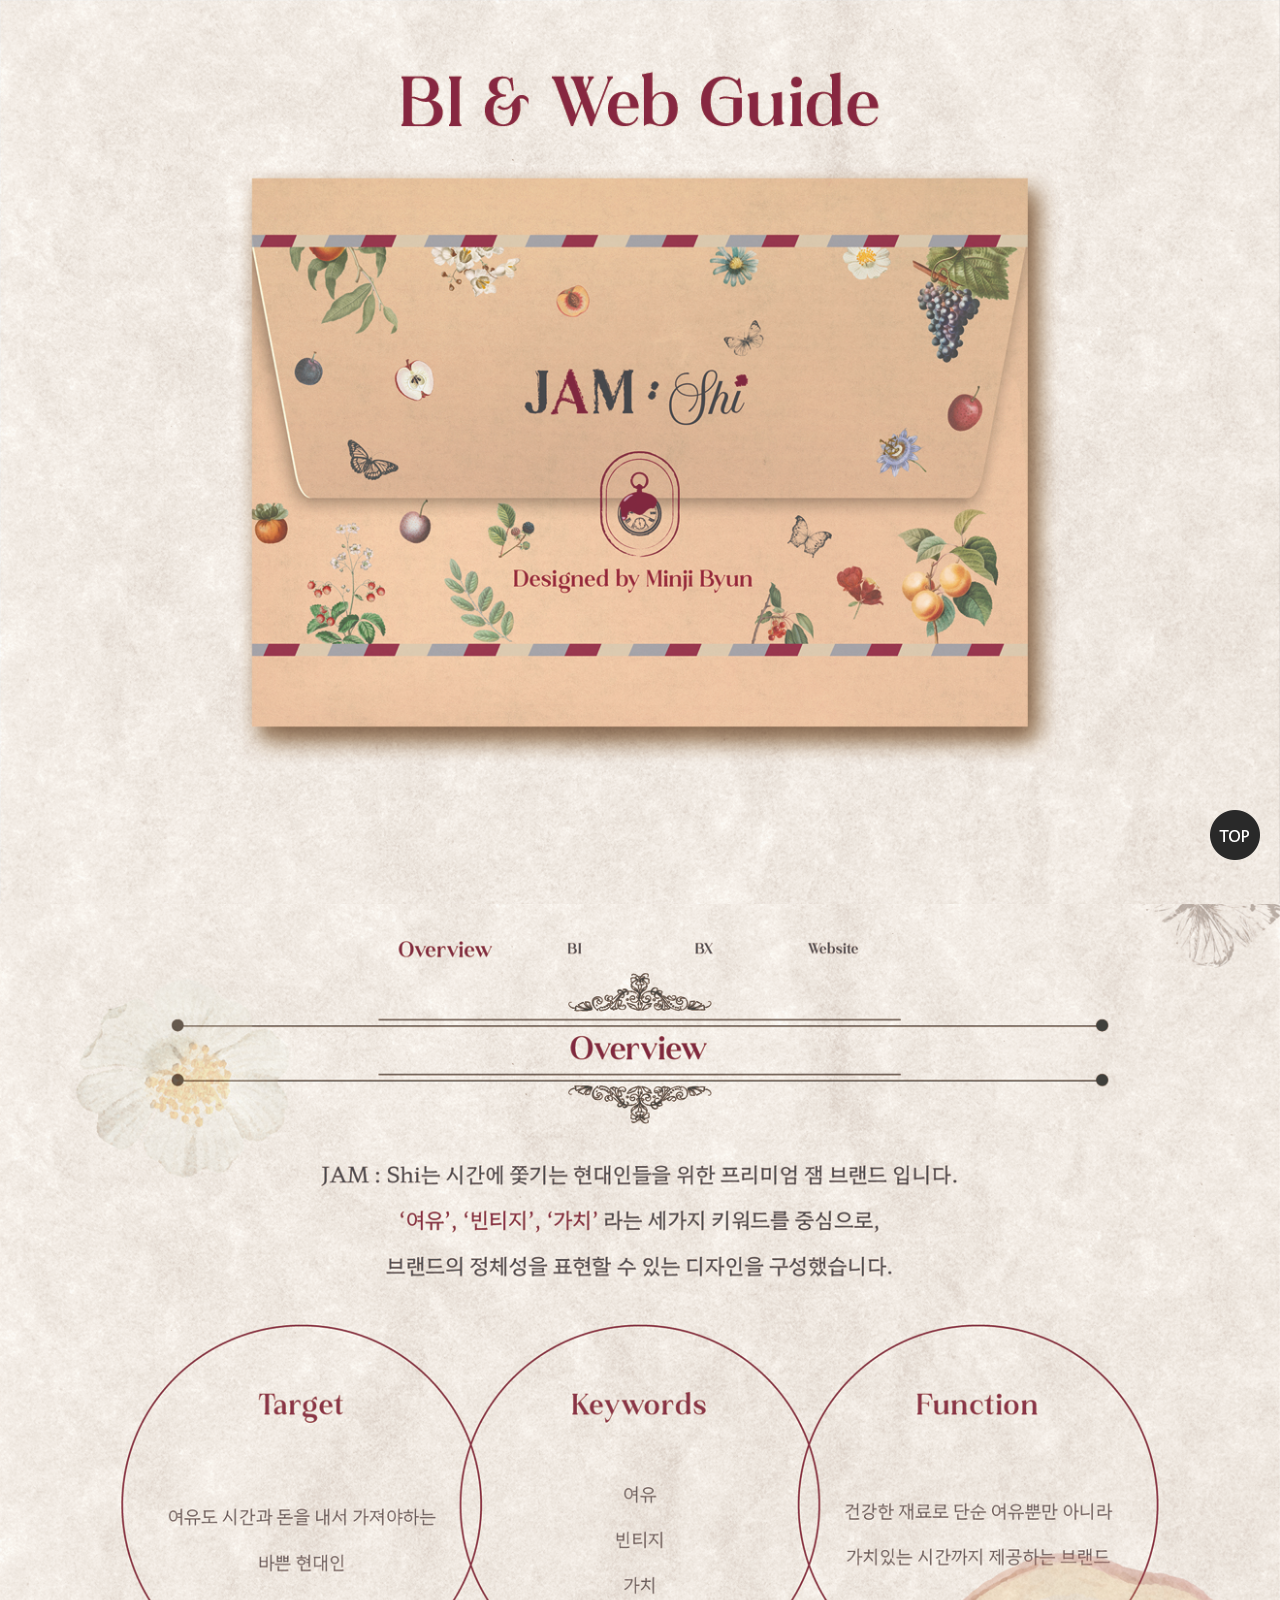
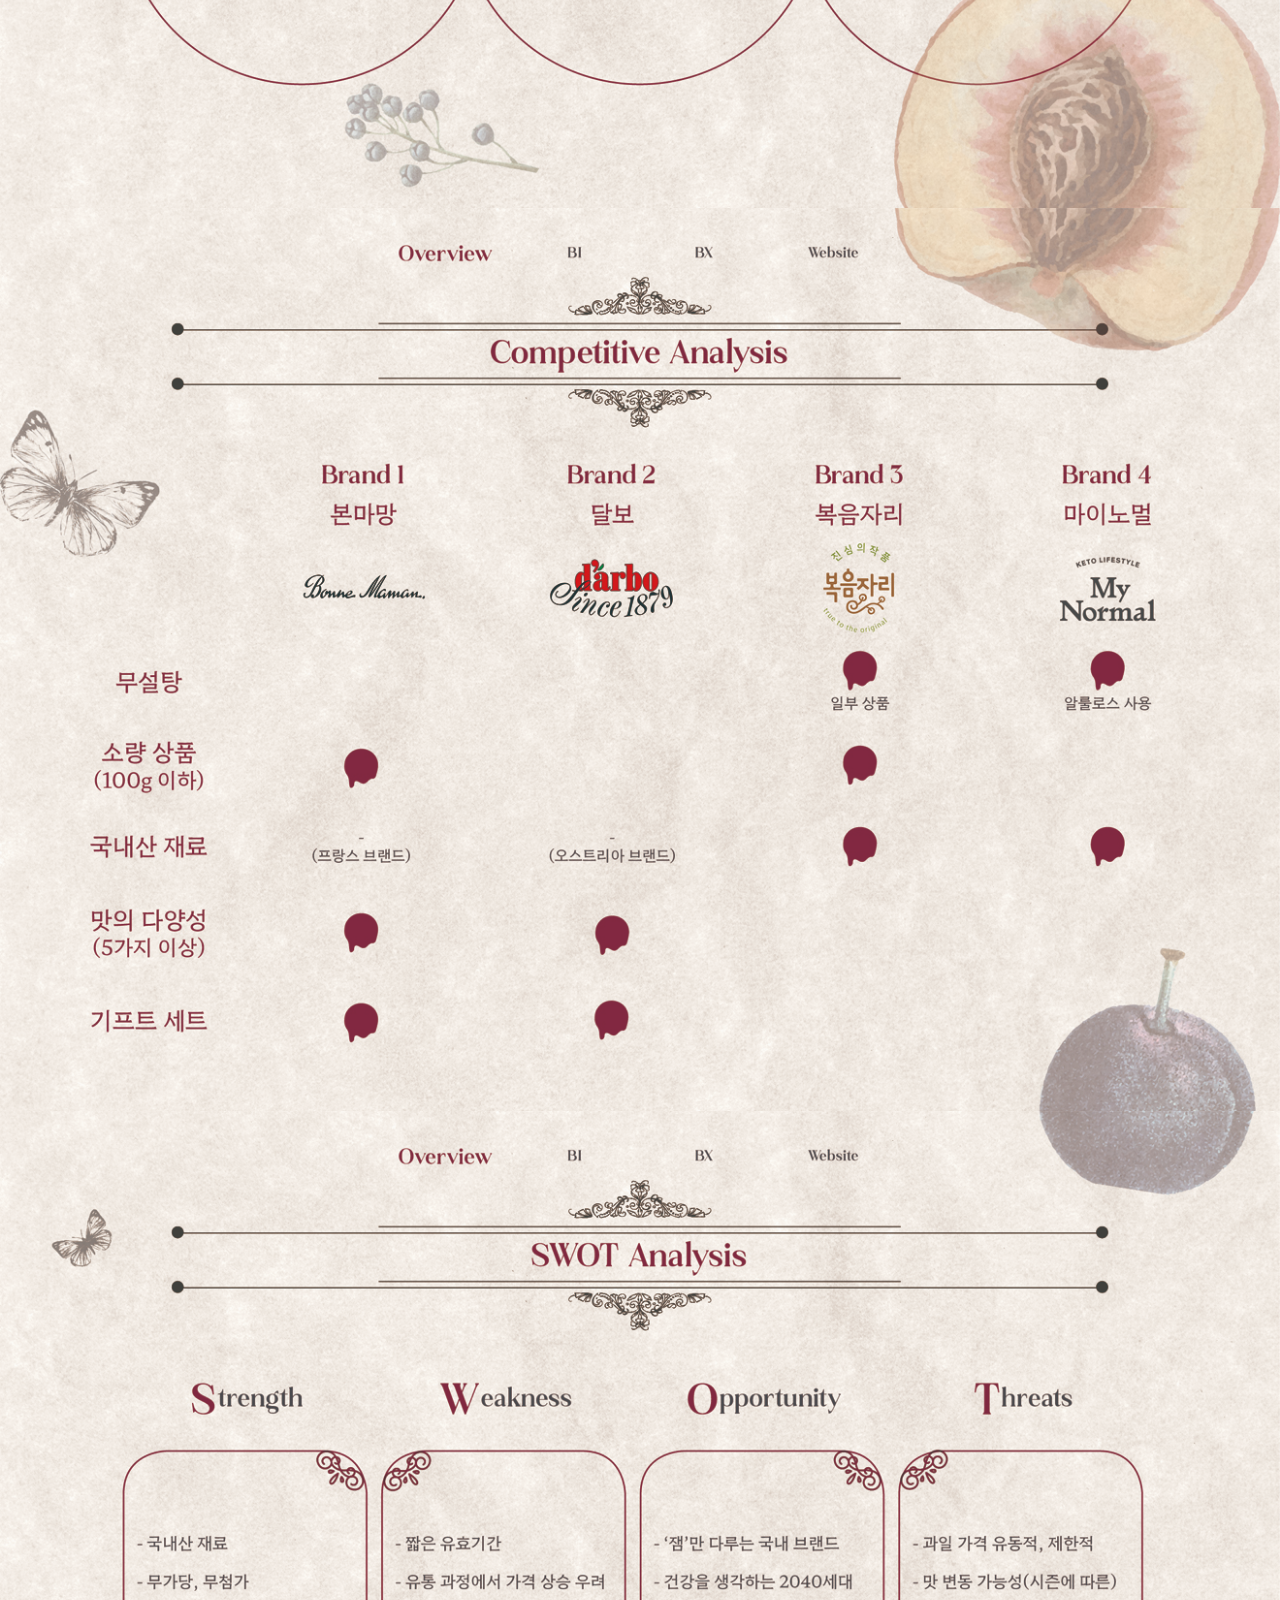
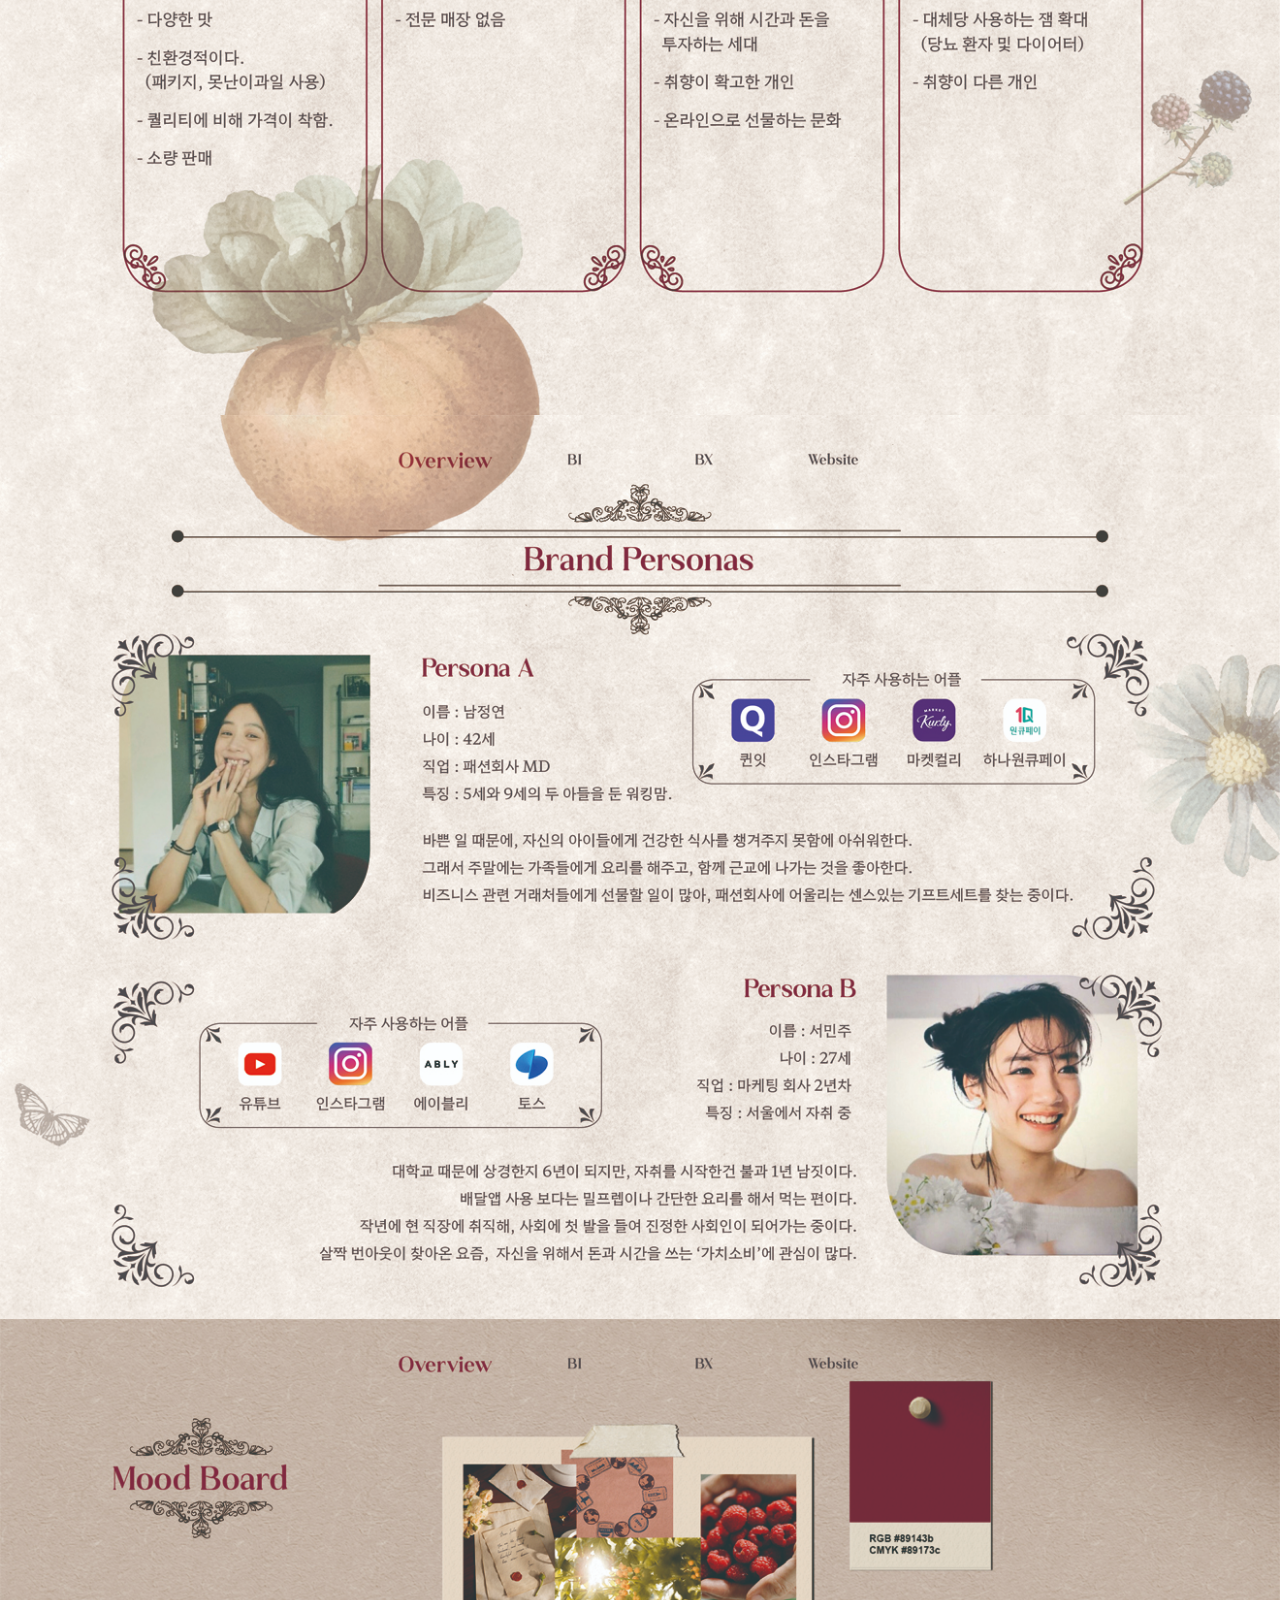
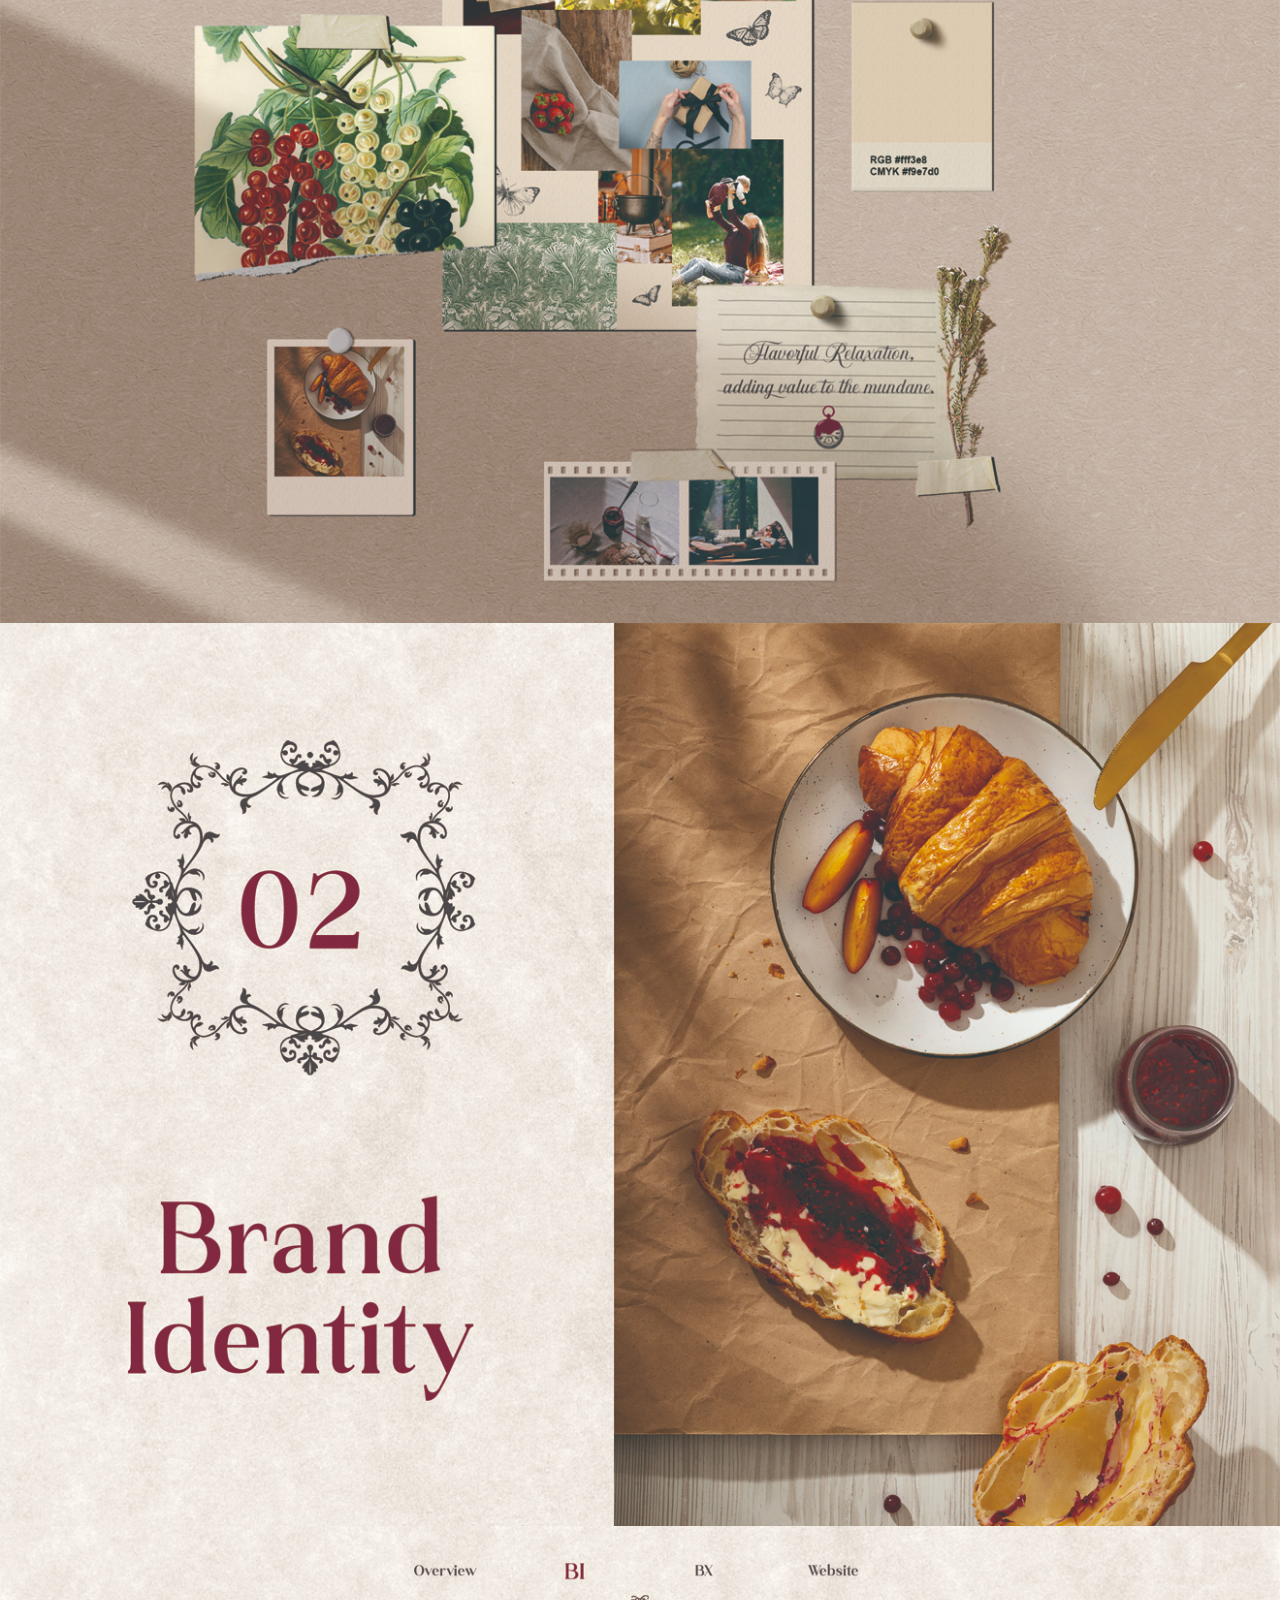
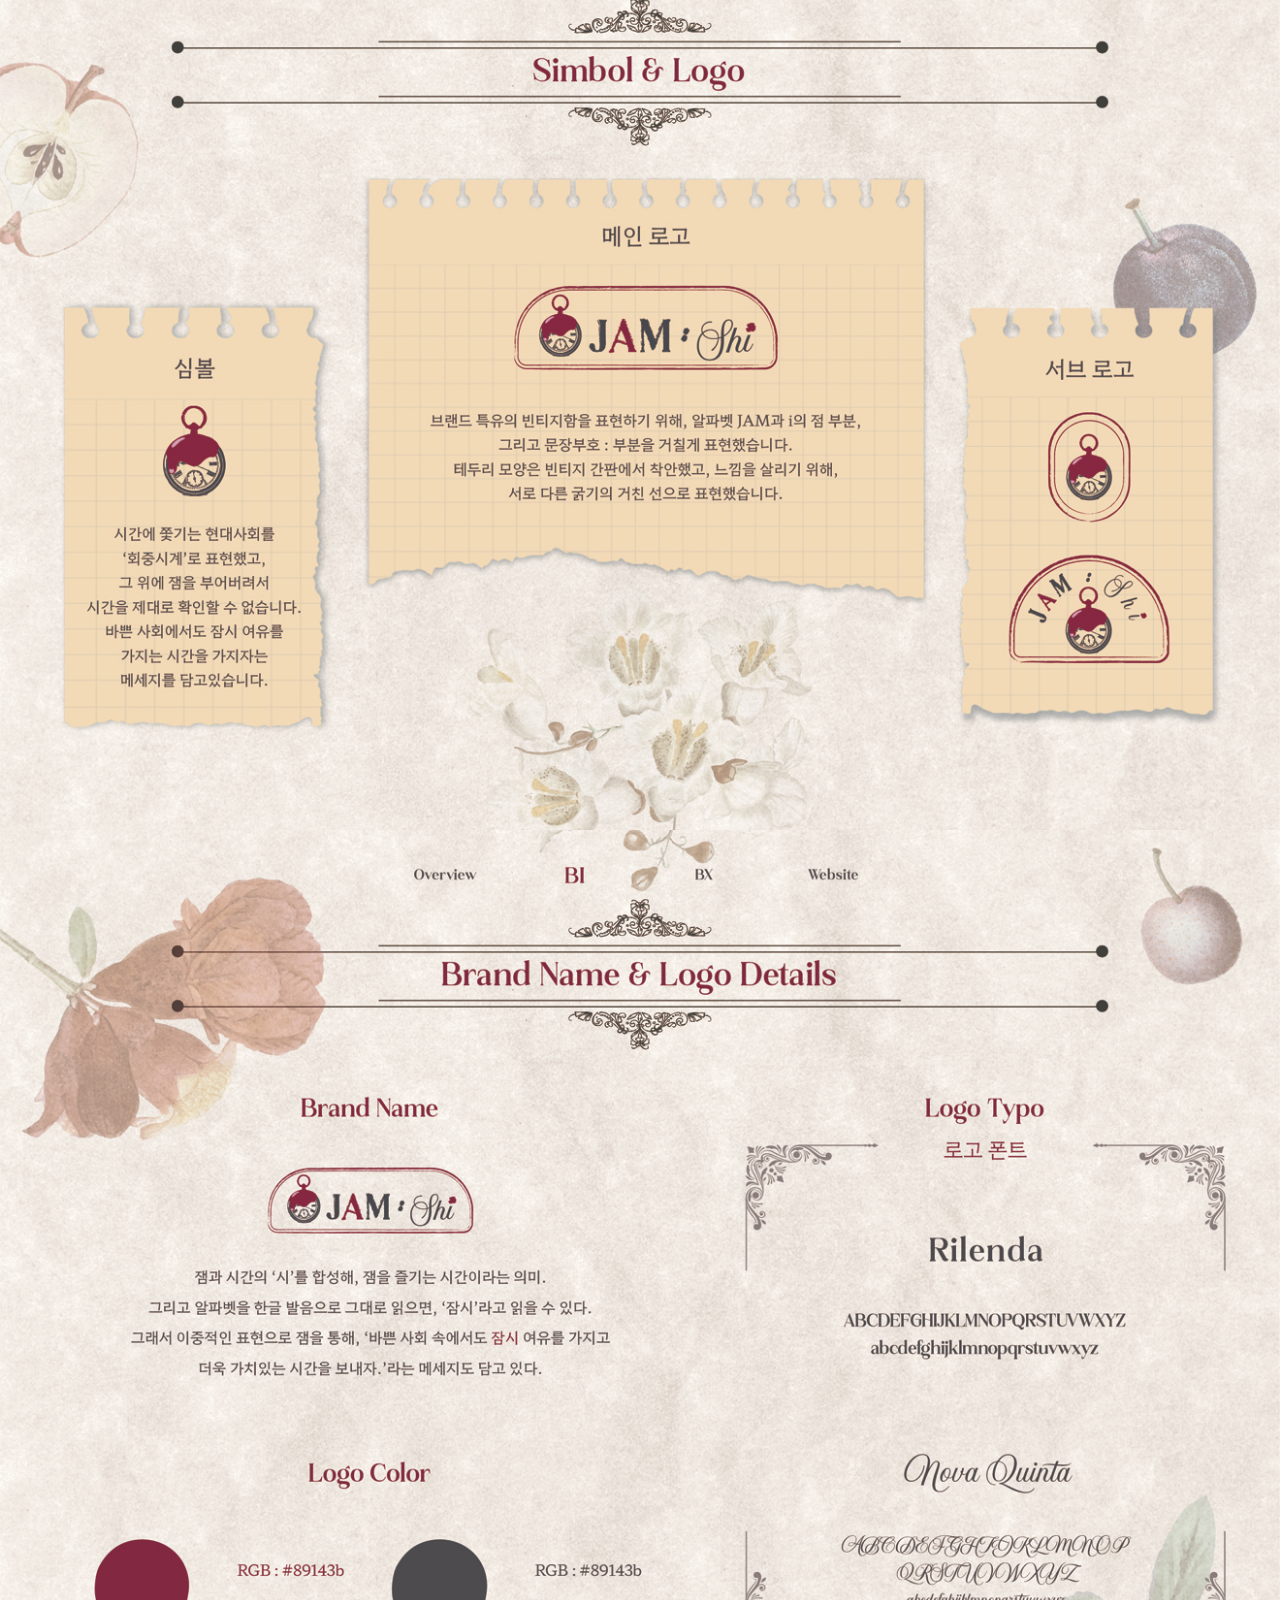
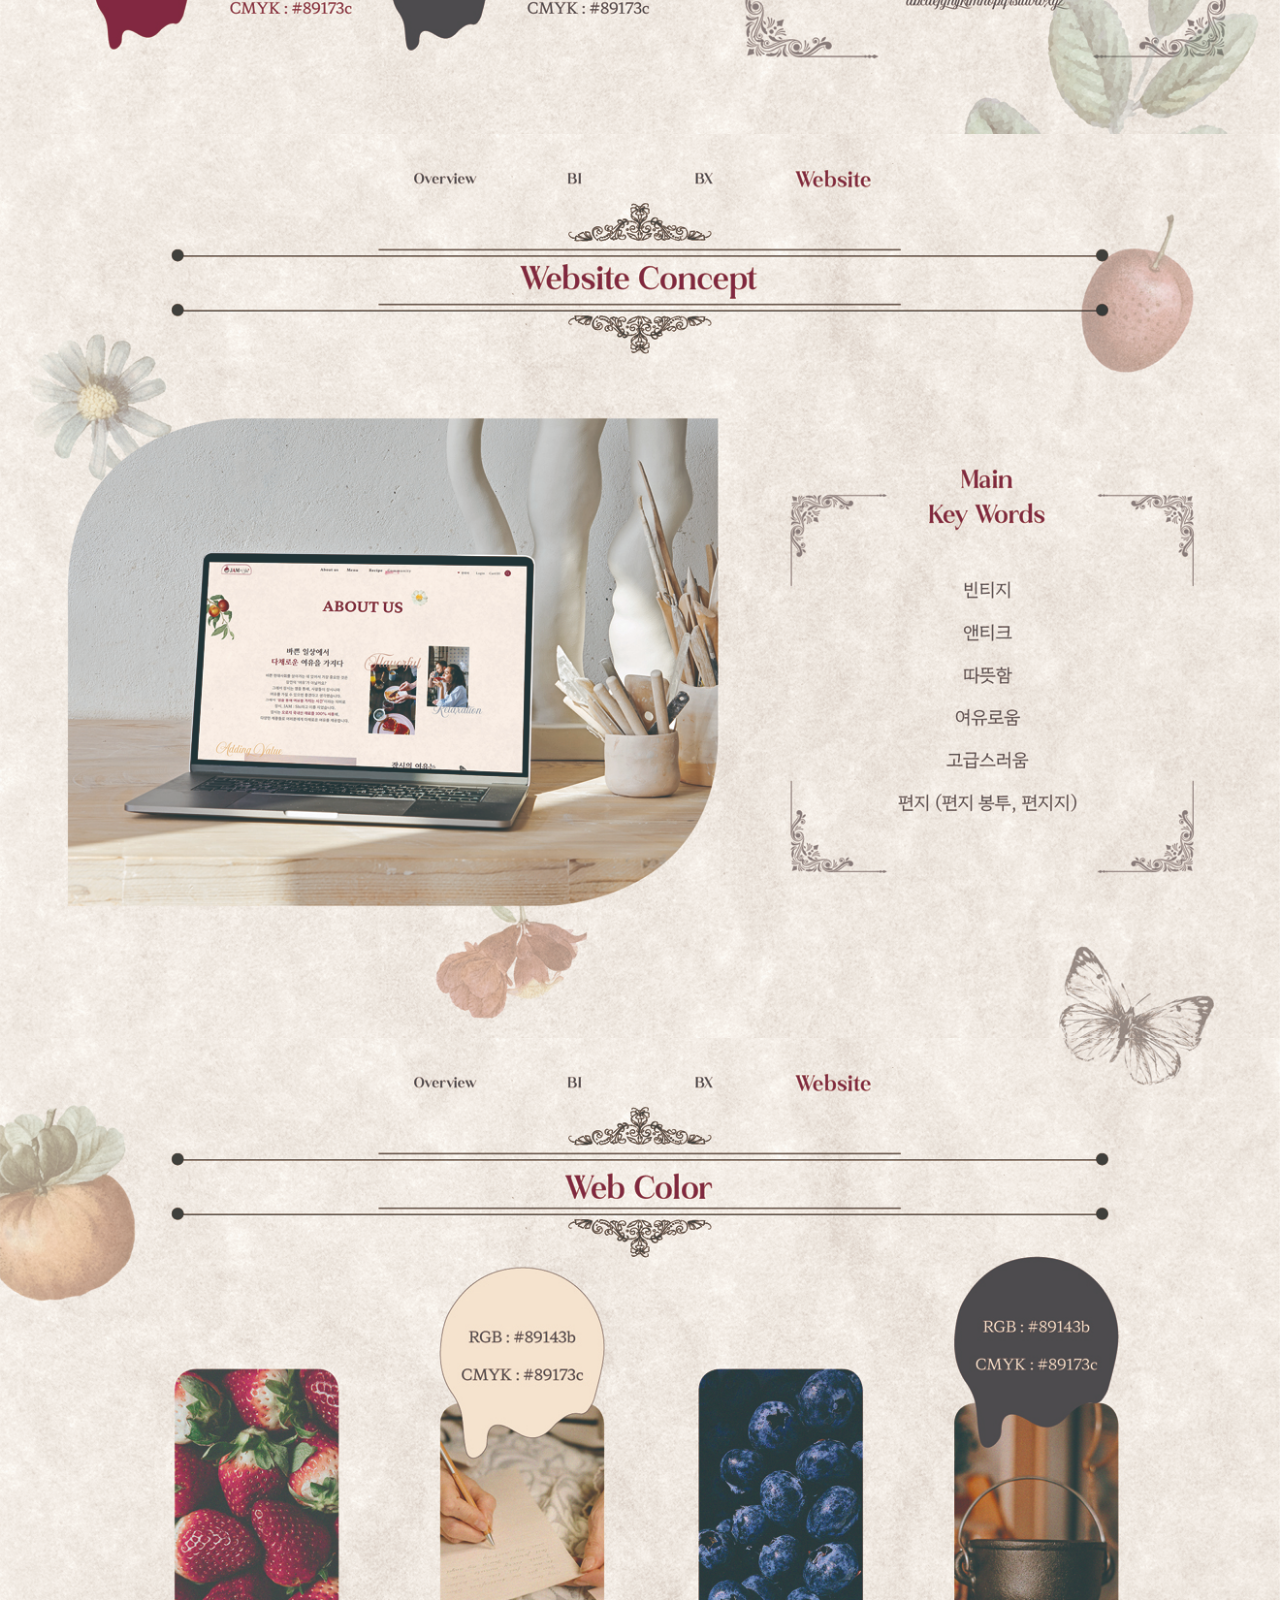
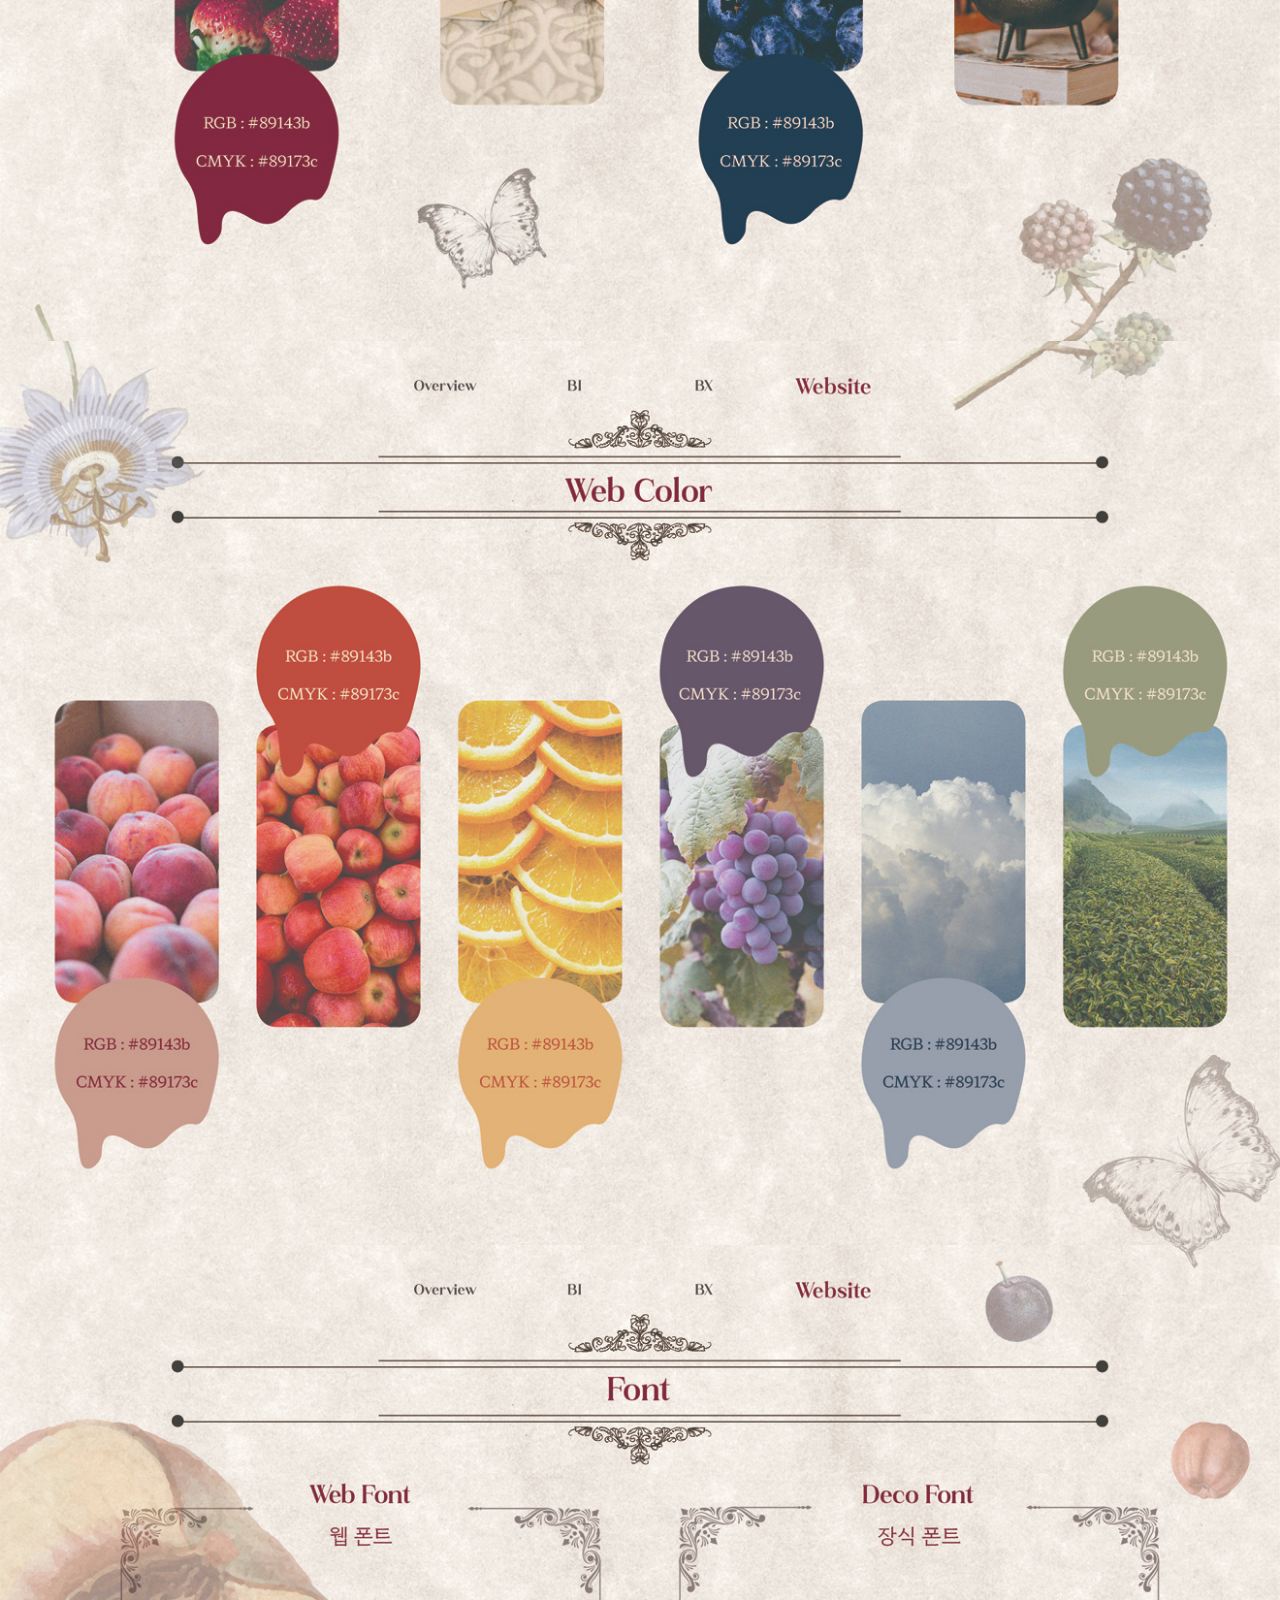
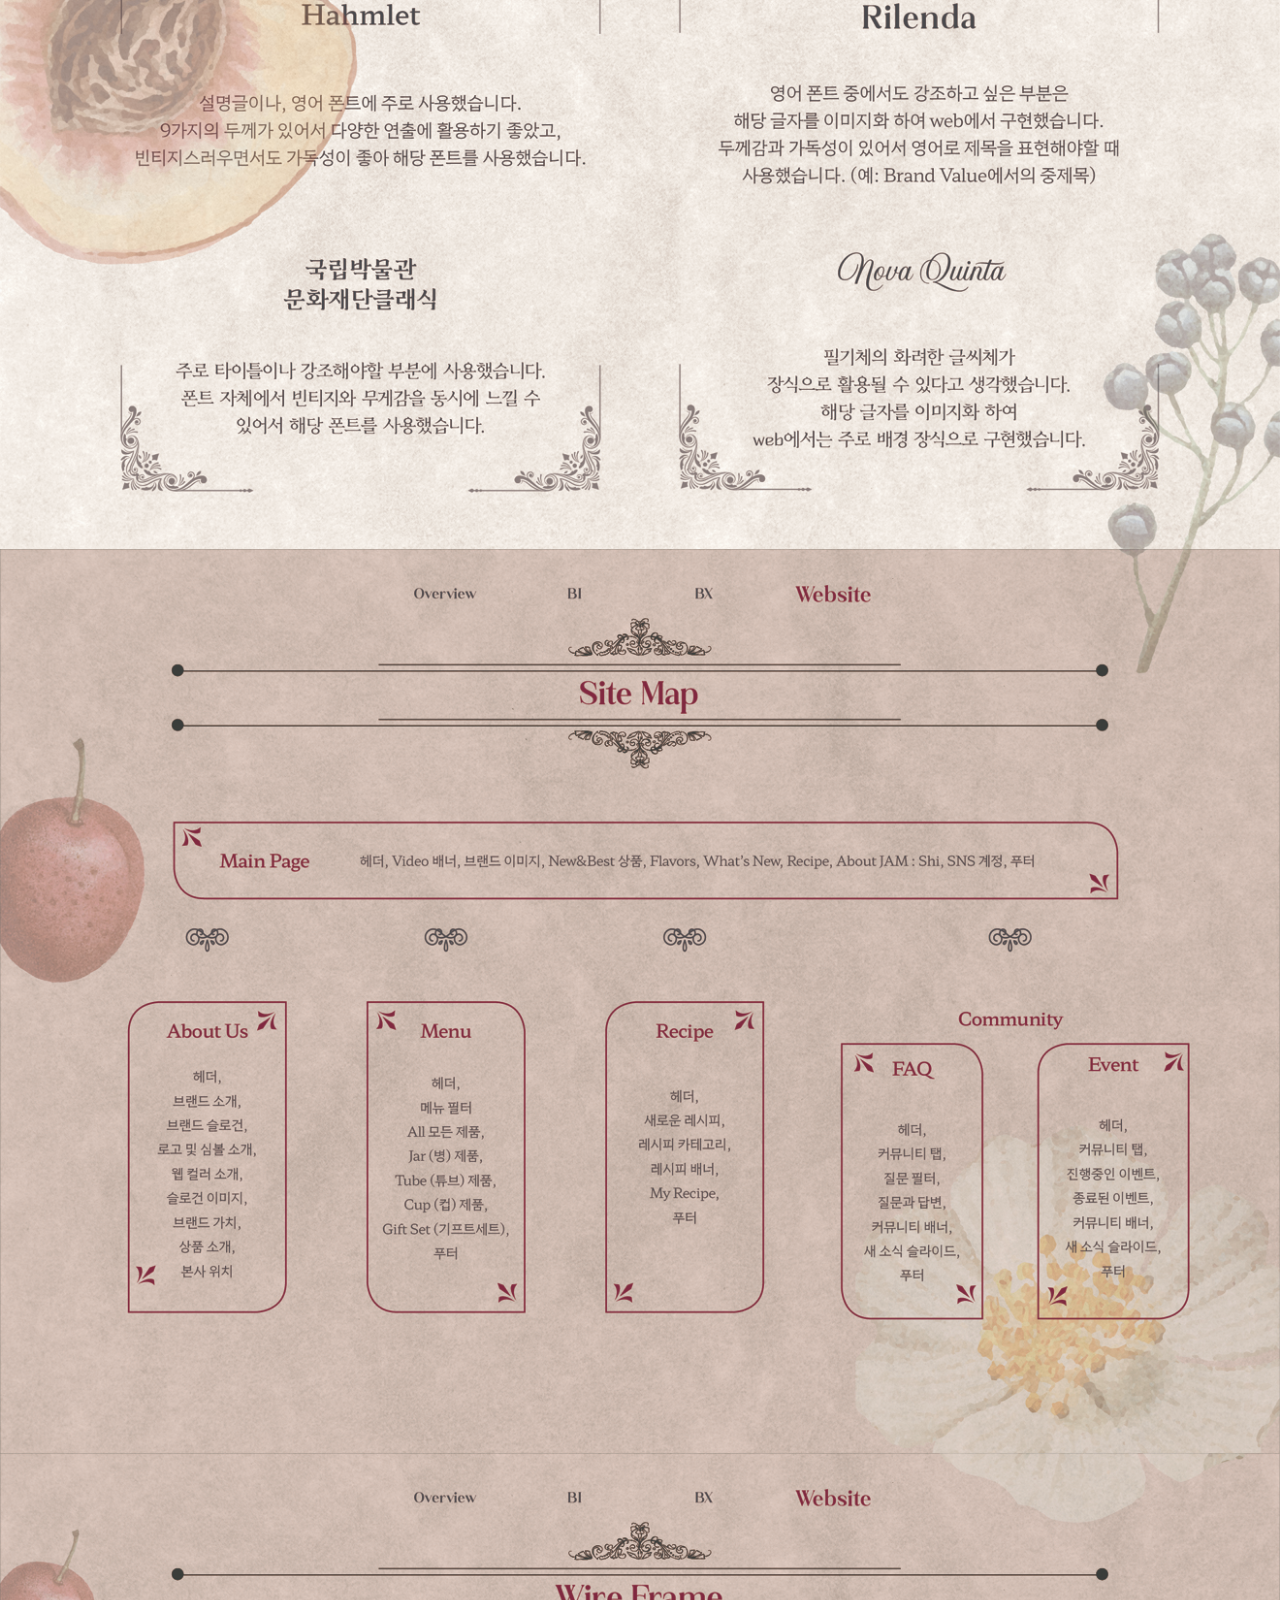
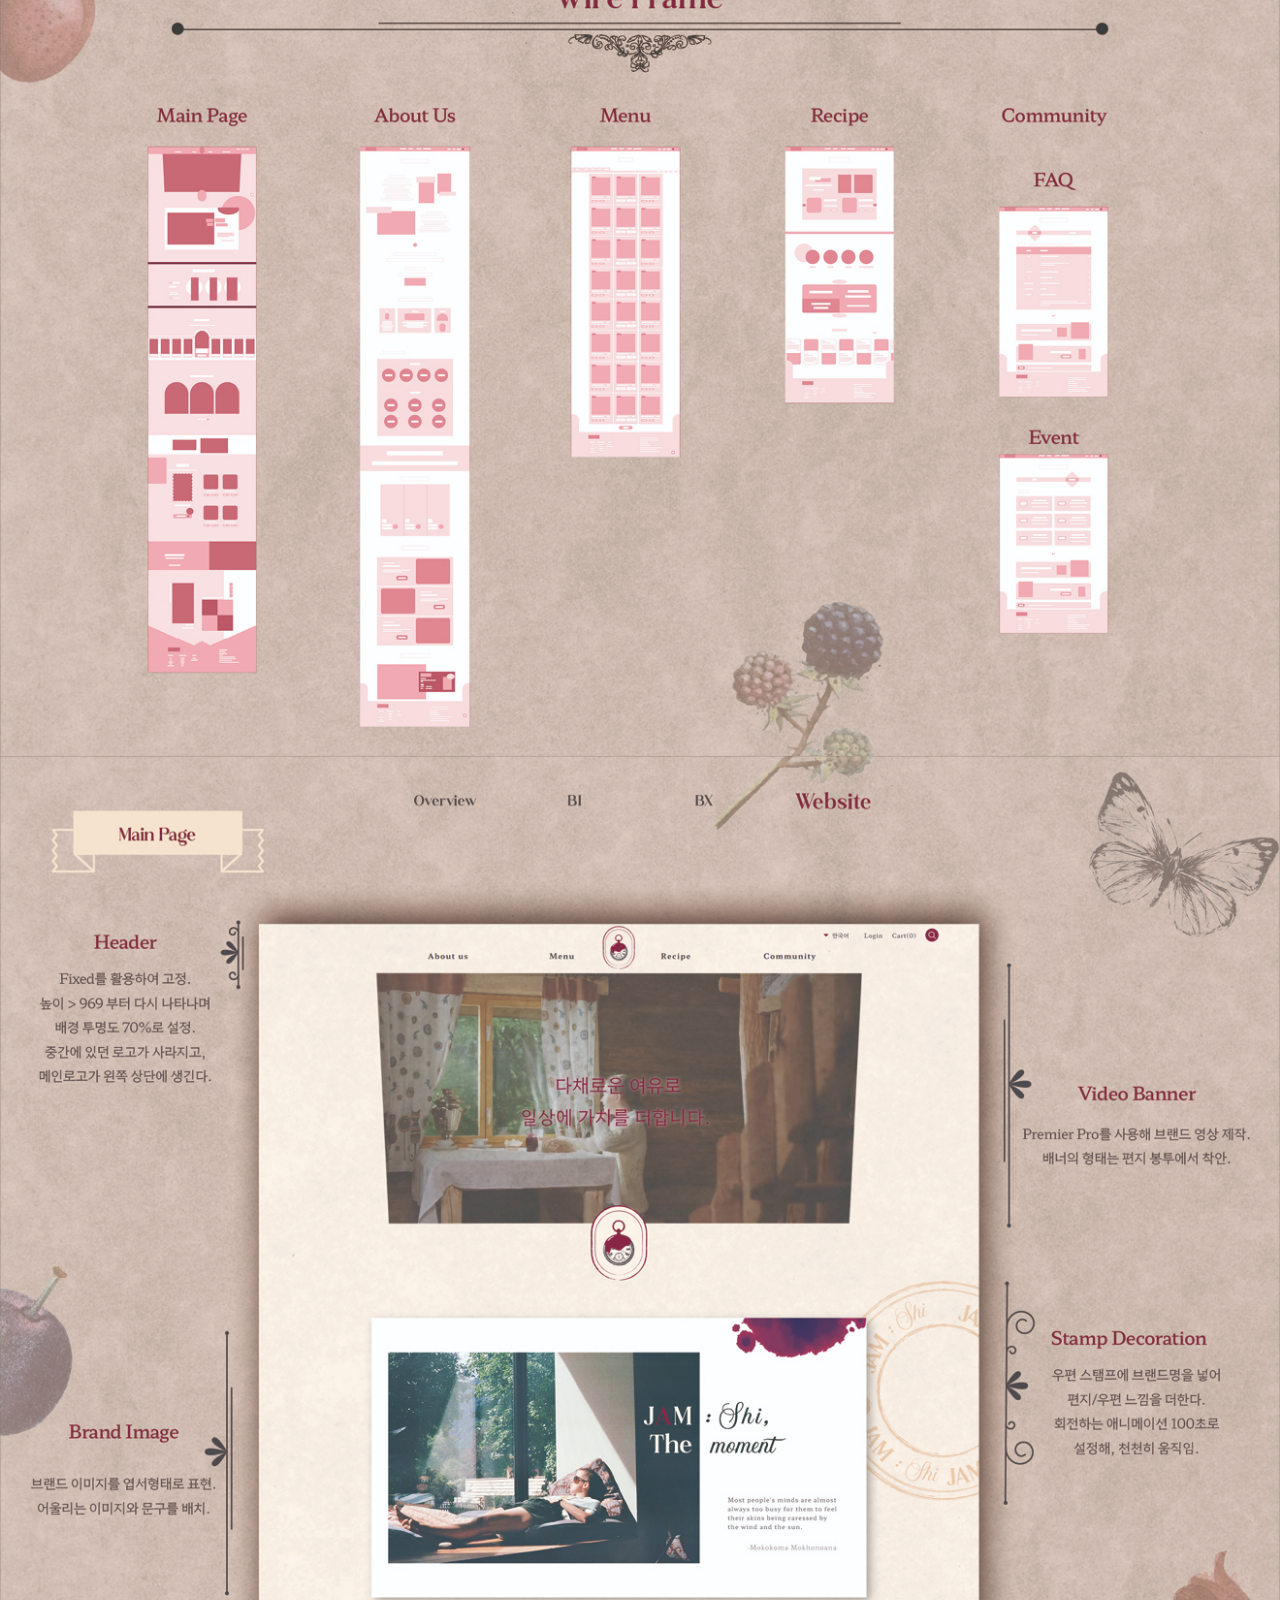
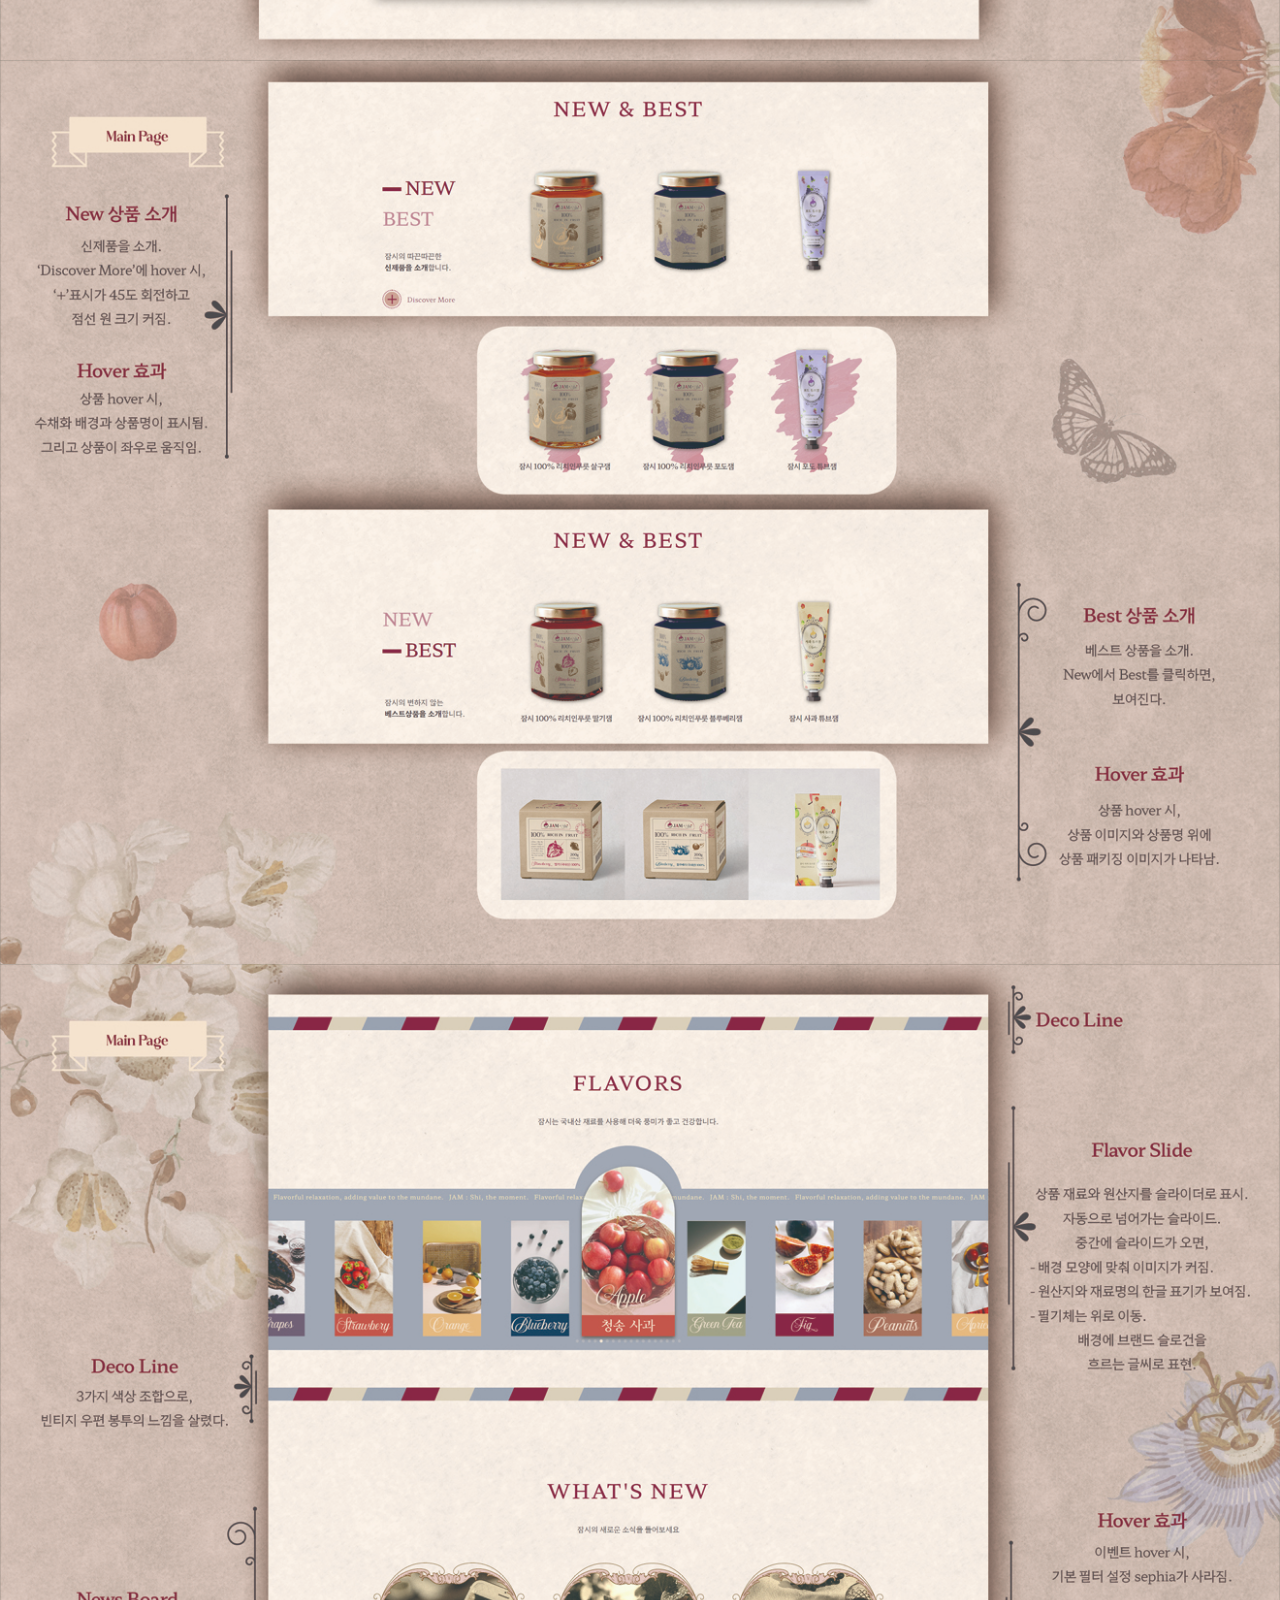
<file: BI_web_guide.html>
<!doctype html>
<html>

<head>
	<title>JAM : Shi BI&Web Guide</title>
	<meta charset="utf-8">
	<meta name="viewport" content="width=device-width, initial-scale=1">
	<meta http-equiv="X-UA-Compatible" content="IE=edge">
	<link rel="shortcut icon" href="pics/favicon.png" type="image/x-icon">
	<style>
		* {
			margin: 0;
			padding: 0;
		}

		a {
			text-decoration: none;
			color: #000;
		}

		img {
			vertical-align: middle;
		}

		.fixed_box {
			position: fixed;
			bottom: 40px;
			right: 30px;
			width: 40px;
		}

		#top {
			max-width: 1320px;
			margin: 0 auto;
		}

		#top img {
			width: 100%;
			display: block;
		}
	</style>
</head>

<body>
	<!--완성된 pdf 이미지를 1320크기로 뽑아서, 죽 나열하시면 됩니다!-->
	<div id="top">
		<img src="images/01.jpg" class="guide01"><!--가이드 이미지 경로 지정하기-->
		<img src="images/02.jpg" class="guide02"><!--가이드 이미지 경로 지정하기-->
		<img src="images/03.jpg" class="guide03"><!--가이드 이미지 경로 지정하기-->
		<img src="images/04.jpg" class="guide04"><!--가이드 이미지 경로 지정하기-->
		<img src="images/05.jpg" class="guide05"><!--가이드 이미지 경로 지정하기-->
		<img src="images/06.jpg" class="guide06"><!--가이드 이미지 경로 지정하기-->
		<img src="images/07.jpg" class="guide07"><!--가이드 이미지 경로 지정하기-->
		<img src="images/08.jpg" class="guide08"><!--가이드 이미지 경로 지정하기-->
		<img src="images/09.jpg" class="guide09"><!--가이드 이미지 경로 지정하기-->
		<img src="images/10.jpg" class="guide10"><!--가이드 이미지 경로 지정하기-->
		<img src="images/11.jpg" class="guide11"><!--가이드 이미지 경로 지정하기-->
		<img src="images/12.jpg" class="guide12"><!--가이드 이미지 경로 지정하기-->
		<img src="images/13.jpg" class="guide13"><!--가이드 이미지 경로 지정하기-->
		<img src="images/14.jpg" class="guide14"><!--가이드 이미지 경로 지정하기-->
		<img src="images/15.jpg" class="guide15"><!--가이드 이미지 경로 지정하기-->
		<img src="images/16.jpg" class="guide16"><!--가이드 이미지 경로 지정하기-->
		<img src="images/17.jpg" class="guide17"><!--가이드 이미지 경로 지정하기-->
		<img src="images/18.jpg" class="guide18"><!--가이드 이미지 경로 지정하기-->
		<img src="images/19.jpg" class="guide19"><!--가이드 이미지 경로 지정하기-->
		<img src="images/20.jpg" class="guide20"><!--가이드 이미지 경로 지정하기-->
		<img src="images/21.jpg" class="guide21"><!--가이드 이미지 경로 지정하기-->
		<img src="images/22.jpg" class="guide22"><!--가이드 이미지 경로 지정하기-->
		<img src="images/23.jpg" class="guide23"><!--가이드 이미지 경로 지정하기-->
		<img src="images/24.jpg" class="guide24"><!--가이드 이미지 경로 지정하기-->
		<img src="images/25.jpg" class="guide25"><!--가이드 이미지 경로 지정하기-->
		<img src="images/26.jpg" class="guide26"><!--가이드 이미지 경로 지정하기-->
		<img src="images/27.jpg" class="guide27"><!--가이드 이미지 경로 지정하기-->
		<img src="images/28.jpg" class="guide28"><!--가이드 이미지 경로 지정하기-->
		<img src="images/29.jpg" class="guide29"><!--가이드 이미지 경로 지정하기-->
		<img src="images/30.jpg" class="guide30"><!--가이드 이미지 경로 지정하기-->
		<img src="images/31.jpg" class="guide31"><!--가이드 이미지 경로 지정하기-->
		<img src="images/32.jpg" class="guide32"><!--가이드 이미지 경로 지정하기-->
		<img src="images/33.jpg" class="guide33"><!--가이드 이미지 경로 지정하기-->
		<img src="images/34.jpg" class="guide34"><!--가이드 이미지 경로 지정하기-->
		<img src="images/35.jpg" class="guide35"><!--가이드 이미지 경로 지정하기-->
		<img src="images/36.jpg" class="guide36"><!--가이드 이미지 경로 지정하기-->
		<img src="images/37.jpg" class="guide37"><!--가이드 이미지 경로 지정하기-->
		<img src="images/38.jpg" class="guide38"><!--가이드 이미지 경로 지정하기-->
	</div>
	<div class="fixed_box">
		<a href="#top" class="top_btn"><!--href부분은 이미지를 감싼 div에 있는 id이름과 동일하게 설정.-->
			<img src="images/top.png" alt="top">
		</a>
	</div>


	<!--이동시 부드럽게 이동시키기 위해 추가한 구문 시작. script쪽 전부 삭제가능.-->
	<script src="https://code.jquery.com/jquery-1.12.4.min.js"
		integrity="sha256-ZosEbRLbNQzLpnKIkEdrPv7lOy9C27hHQ+Xp8a4MxAQ=" crossorigin="anonymous"></script>
	<script>
		$(function () {
			$('a[href*="#"]:not([href="#"])').click(function () {
				if (location.pathname.replace(/^\//, '') == this.pathname.replace(/^\//, '') && location.hostname == this.hostname) {
					var target = $(this.hash);
					target = target.length ? target : $('[name=' + this.hash.slice(1) + ']');
					if (target.length) {
						$('html, body').animate({
							scrollTop: target.offset().top
						}, 500);//움직이는 시간 조정
						return false;
					}
				}
			});
		});
	</script>
	<!--이동시 부드럽게 이동시키기 위해 추가한 구문 끝. 삭제가능.-->
</body>

</html>
</file>
